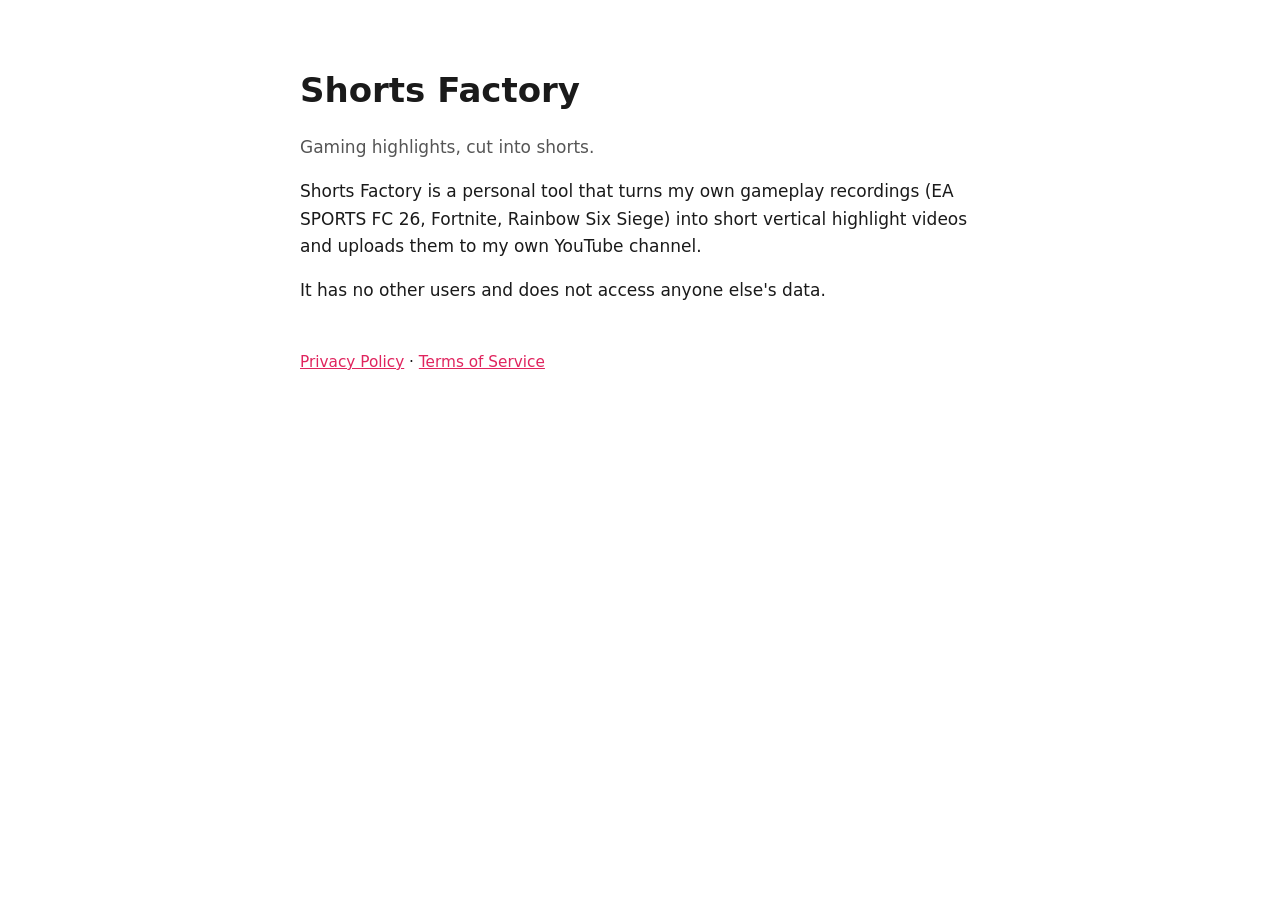
<file: index.html>
<!doctype html><html lang="en"><head><meta charset="utf-8"><meta name="viewport" content="width=device-width,initial-scale=1">
<title>Shorts Factory</title><link rel="stylesheet" href="style.css"></head><body>
<h1>Shorts Factory</h1>
<p class="muted">Gaming highlights, cut into shorts.</p>
<p>Shorts Factory is a personal tool that turns my own gameplay recordings (EA SPORTS FC 26, Fortnite,
Rainbow Six Siege) into short vertical highlight videos and uploads them to my own YouTube channel.</p>
<p>It has no other users and does not access anyone else's data.</p>
<footer><a href="privacy.html">Privacy Policy</a> · <a href="terms.html">Terms of Service</a></footer>
</body></html>
</file>
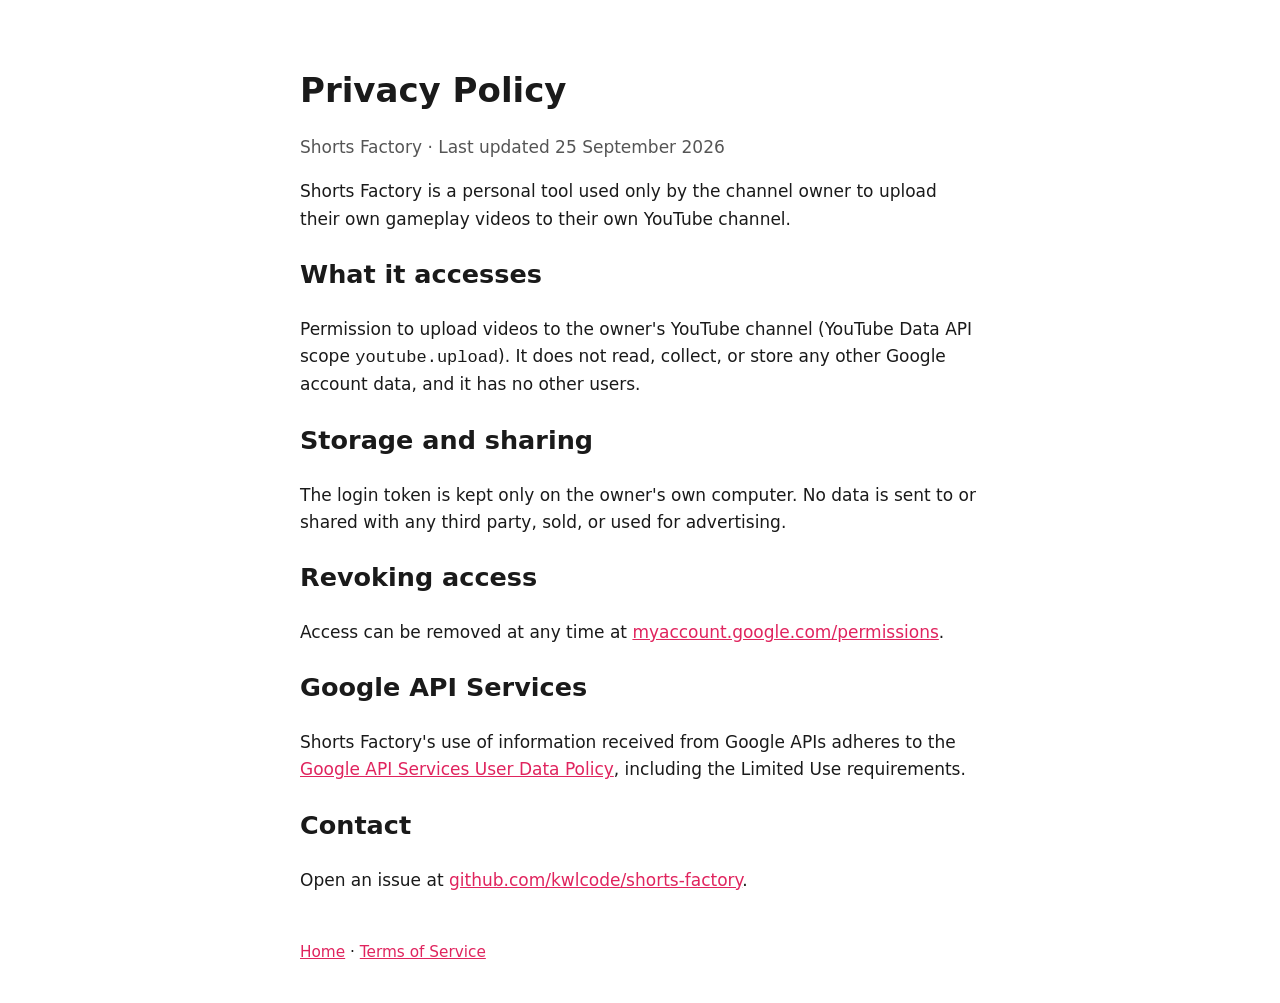
<file: privacy.html>
<!doctype html><html lang="en"><head><meta charset="utf-8"><meta name="viewport" content="width=device-width,initial-scale=1">
<title>Privacy Policy</title><link rel="stylesheet" href="style.css"></head><body>
<h1>Privacy Policy</h1>
<p class="muted">Shorts Factory · Last updated 25 September 2026</p>
<p>Shorts Factory is a personal tool used only by the channel owner to upload their own gameplay videos
to their own YouTube channel.</p>
<h2>What it accesses</h2>
<p>Permission to upload videos to the owner's YouTube channel (YouTube Data API scope
<code>youtube.upload</code>). It does not read, collect, or store any other Google account data, and it has no other users.</p>
<h2>Storage and sharing</h2>
<p>The login token is kept only on the owner's own computer. No data is sent to or shared with any third party,
sold, or used for advertising.</p>
<h2>Revoking access</h2>
<p>Access can be removed at any time at <a href="https://myaccount.google.com/permissions">myaccount.google.com/permissions</a>.</p>
<h2>Google API Services</h2>
<p>Shorts Factory's use of information received from Google APIs adheres to the
<a href="https://developers.google.com/terms/api-services-user-data-policy">Google API Services User Data Policy</a>,
including the Limited Use requirements.</p>
<h2>Contact</h2>
<p>Open an issue at <a href="https://github.com/kwlcode/shorts-factory/issues">github.com/kwlcode/shorts-factory</a>.</p>
<footer><a href="index.html">Home</a> · <a href="terms.html">Terms of Service</a></footer>
</body></html>
</file>
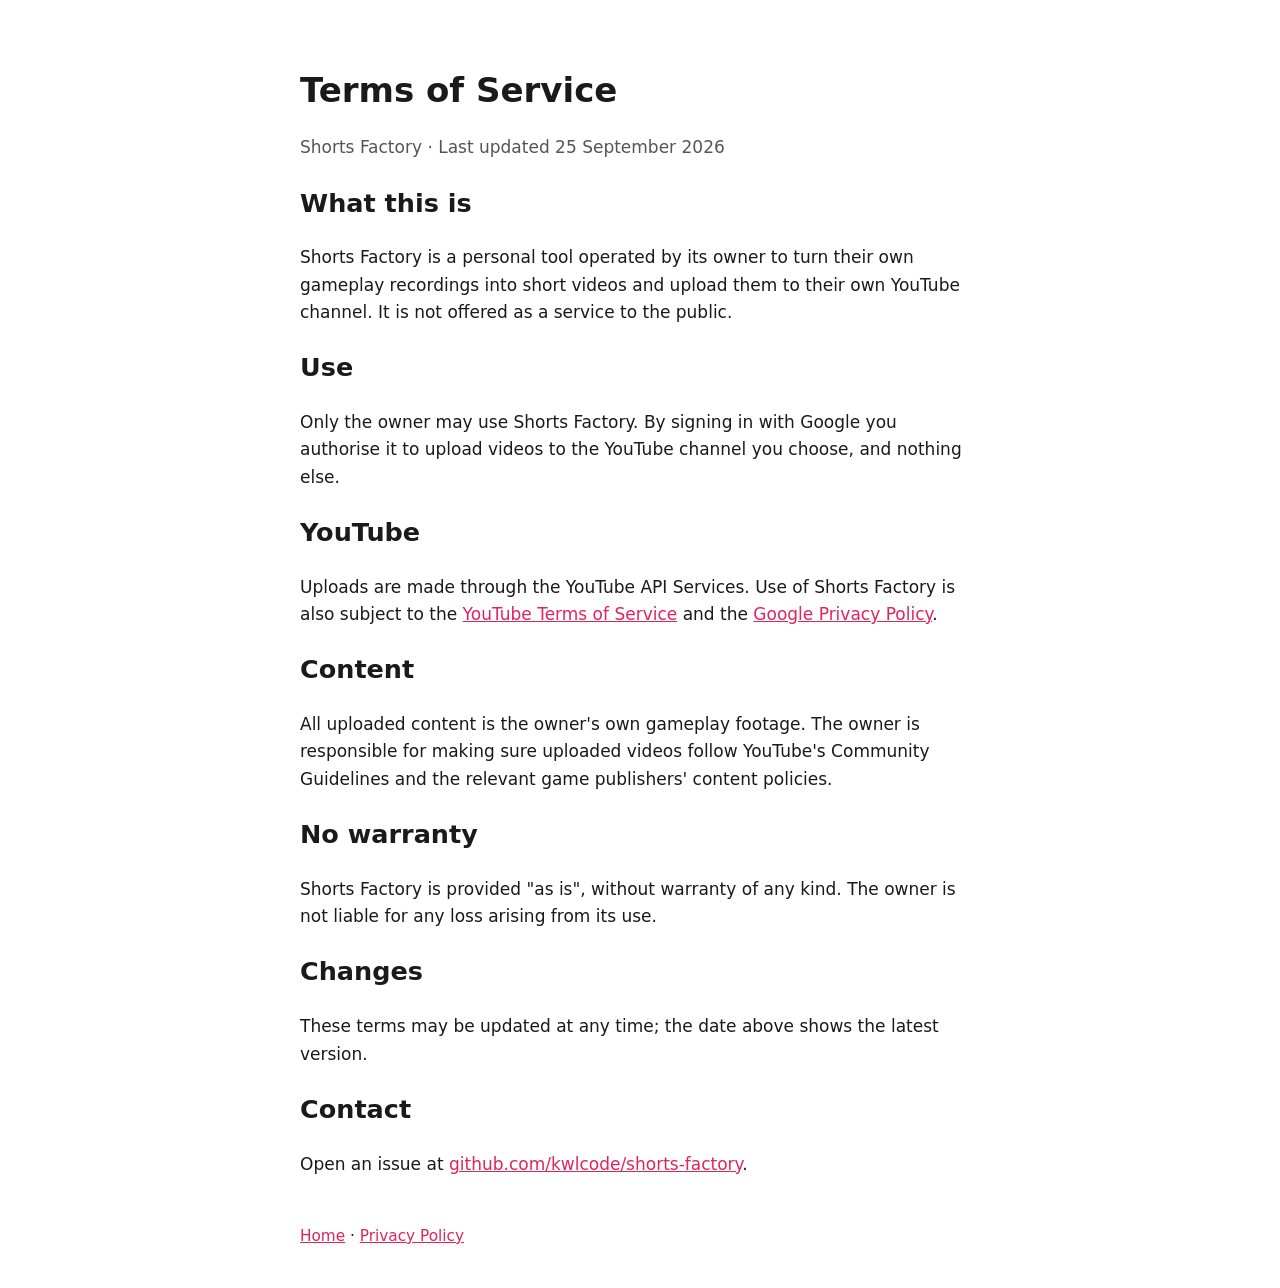
<file: terms.html>
<!doctype html><html lang="en"><head><meta charset="utf-8"><meta name="viewport" content="width=device-width,initial-scale=1">
<title>Terms of Service</title><link rel="stylesheet" href="style.css"></head><body>
<h1>Terms of Service</h1>
<p class="muted">Shorts Factory · Last updated 25 September 2026</p>
<h2>What this is</h2>
<p>Shorts Factory is a personal tool operated by its owner to turn their own gameplay recordings into short videos
and upload them to their own YouTube channel. It is not offered as a service to the public.</p>
<h2>Use</h2>
<p>Only the owner may use Shorts Factory. By signing in with Google you authorise it to upload videos to the
YouTube channel you choose, and nothing else.</p>
<h2>YouTube</h2>
<p>Uploads are made through the YouTube API Services. Use of Shorts Factory is also subject to the
<a href="https://www.youtube.com/t/terms">YouTube Terms of Service</a> and the
<a href="https://policies.google.com/privacy">Google Privacy Policy</a>.</p>
<h2>Content</h2>
<p>All uploaded content is the owner's own gameplay footage. The owner is responsible for making sure uploaded
videos follow YouTube's Community Guidelines and the relevant game publishers' content policies.</p>
<h2>No warranty</h2>
<p>Shorts Factory is provided "as is", without warranty of any kind. The owner is not liable for any loss arising
from its use.</p>
<h2>Changes</h2>
<p>These terms may be updated at any time; the date above shows the latest version.</p>
<h2>Contact</h2>
<p>Open an issue at <a href="https://github.com/kwlcode/shorts-factory/issues">github.com/kwlcode/shorts-factory</a>.</p>
<footer><a href="index.html">Home</a> · <a href="privacy.html">Privacy Policy</a></footer>
</body></html>
</file>
<file: style.css>
:root{--bg:#fff;--fg:#1a1a1a;--muted:#555;--accent:#e0245e}
@media (prefers-color-scheme:dark){:root{--bg:#121212;--fg:#eee;--muted:#aaa}}
body{background:var(--bg);color:var(--fg);font:17px/1.6 system-ui,sans-serif;max-width:680px;margin:0 auto;padding:40px 16px}
h1{margin-bottom:.2em}a{color:var(--accent)}.muted{color:var(--muted)}footer{margin-top:3em;font-size:.9em}
</file>
